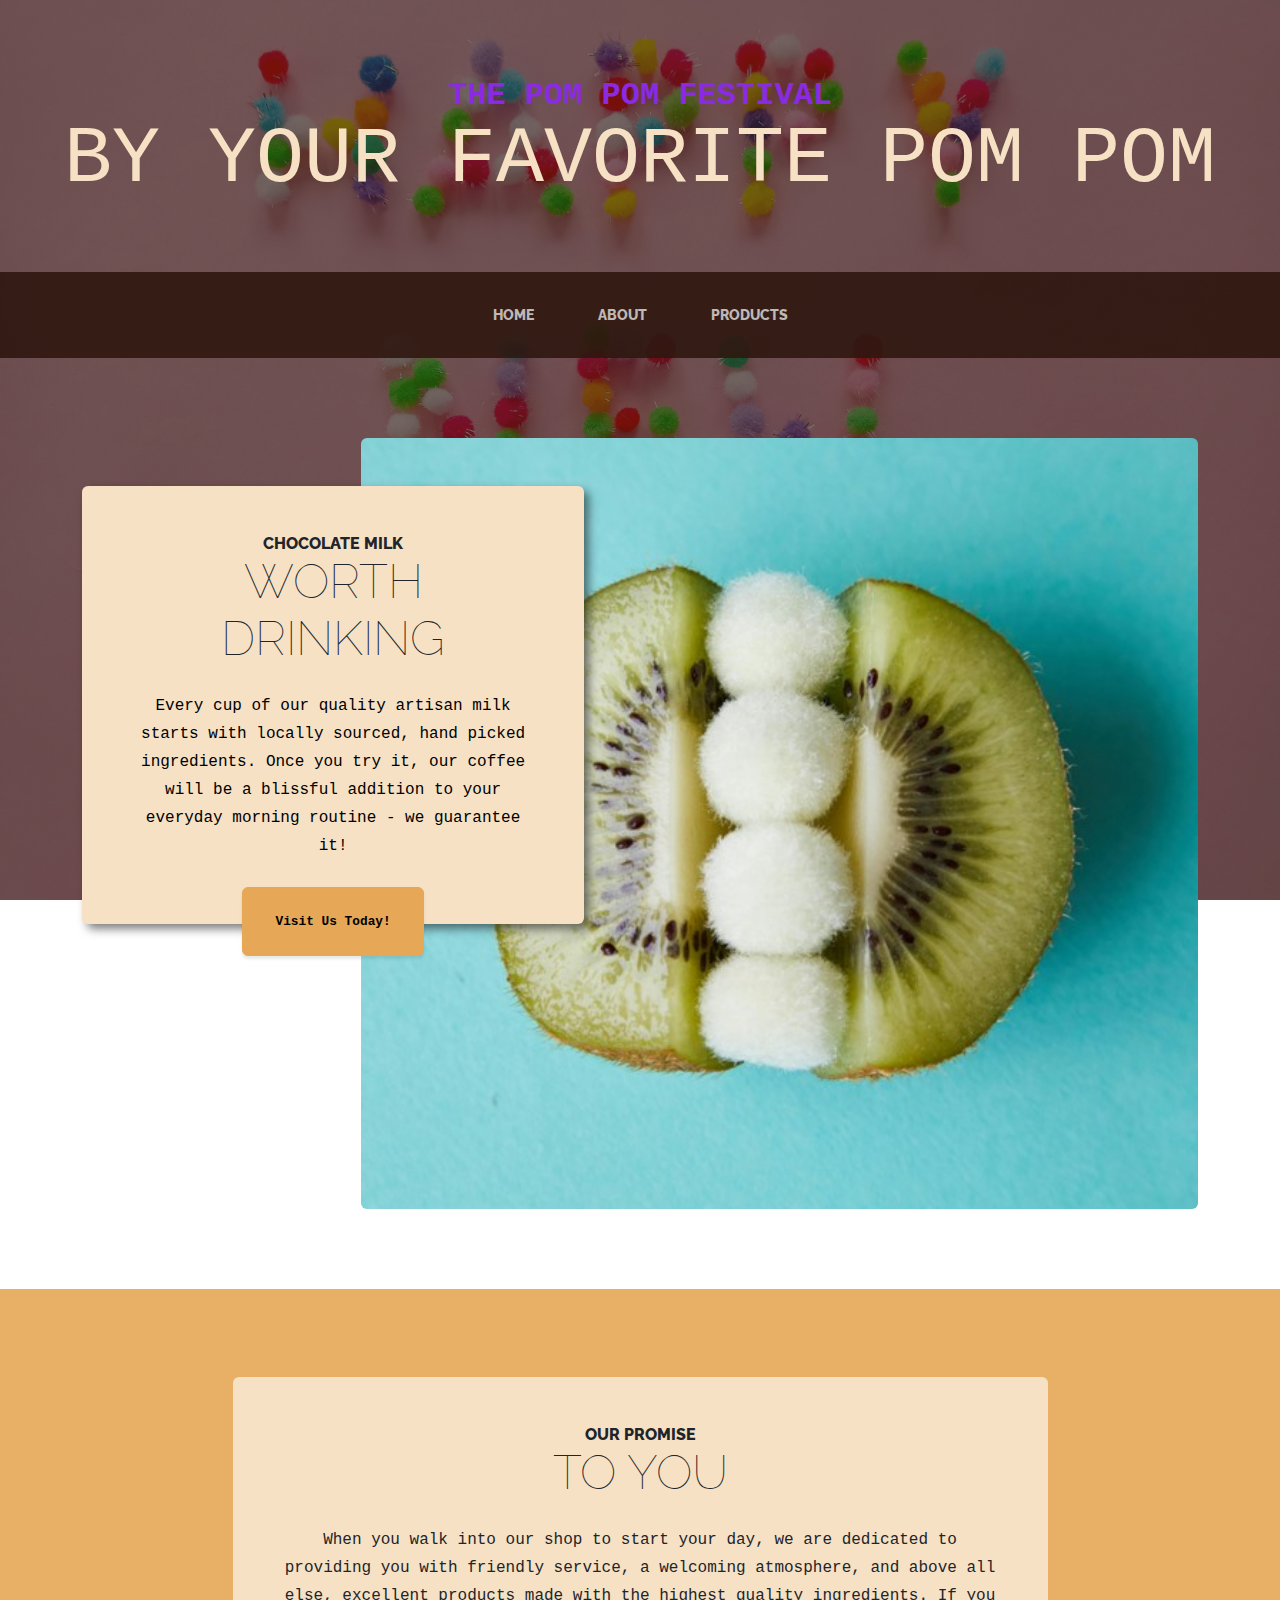
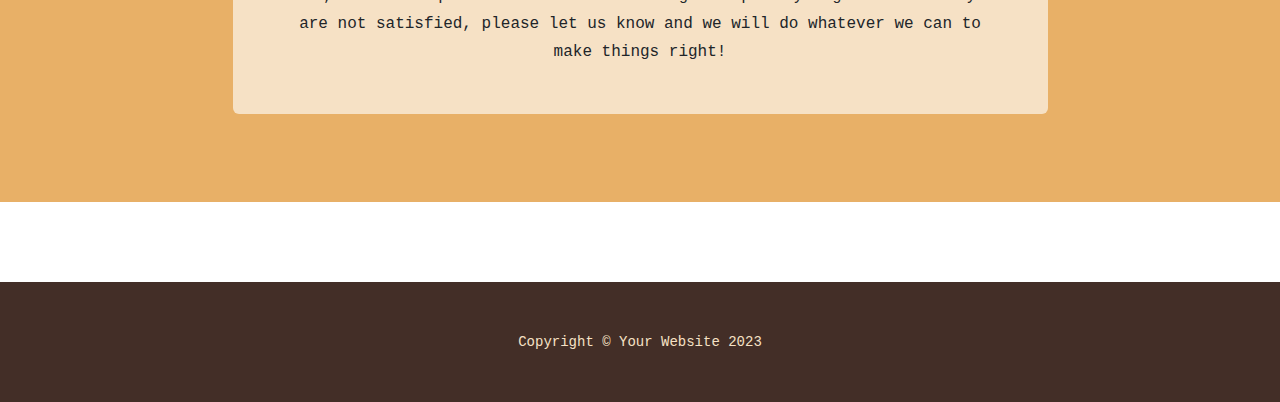
<file: index.html>
<!DOCTYPE html>
<html lang="en">
    <head>
        <meta charset="utf-8" />
        <meta name="viewport" content="width=device-width, initial-scale=1, shrink-to-fit=no" />
        <meta name="description" content="" />
        <meta name="author" content="" />
        <title>Pom Poms </title>
        <link rel="icon" type="image/x-icon" href="assets/favicon.ico" />
        <!-- Google fonts-->
        <link href="https://fonts.googleapis.com/css?family=Raleway:100,100i,200,200i,300,300i,400,400i,500,500i,600,600i,700,700i,800,800i,900,900i" rel="stylesheet" />
        <link href="https://fonts.googleapis.com/css?family=Lora:400,400i,700,700i" rel="stylesheet" />
        <!-- Core theme CSS (includes Bootstrap)-->
        <link href="css/styles.css" rel="stylesheet" />
        <link rel="stylesheet" href="css/mystyles.css">
    </head>
    <body>
        <header>
            <h1 class="site-heading text-center text-faded d-none d-lg-block">
                <span class="site-heading-upper text-primary mb-3">The Pom Pom festival</span>
                <span class="site-heading-lower">by your favorite pom pom</span>
            </h1>
        </header>
        <!-- Navigation-->
        <nav class="navbar navbar-expand-lg navbar-dark py-lg-4" id="mainNav">
            <div class="container">
                <a class="navbar-brand text-uppercase fw-bold d-lg-none" href="index.html">Start Bootstrap</a>
                <button class="navbar-toggler" type="button" data-bs-toggle="collapse" data-bs-target="#navbarSupportedContent" aria-controls="navbarSupportedContent" aria-expanded="false" aria-label="Toggle navigation"><span class="navbar-toggler-icon"></span></button>
                <div class="collapse navbar-collapse" id="navbarSupportedContent">
                    <ul class="navbar-nav mx-auto">
                        <li class="nav-item px-lg-4"><a class="nav-link text-uppercase" href="index.html">Home</a></li>
                        <li class="nav-item px-lg-4"><a class="nav-link text-uppercase" href="Web%20Dev%20IS/index.html">About</a></li>
                        <li class="nav-item px-lg-4"><a class="nav-link text-uppercase" href="products.html">Products</a></li>
                        <!-- <li class="nav-item px-lg-4"><a class="nav-link text-uppercase" href="store.html">Store</a></li> -->
                    </ul>
                </div>
            </div>
        </nav>
        <section class="page-section clearfix">
            <div class="container">
                <div class="intro">
                    <img class="intro-img img-fluid mb-3 mb-lg-0 rounded" src="assets/img/intro.jpg" alt="..." />
                    <div class="intro-text left-0 text-center bg-faded p-5 rounded">
                        <h2 class="section-heading mb-4">
                            <span class="section-heading-upper">Chocolate Milk</span>
                            <span class="section-heading-lower">Worth Drinking</span>
                        </h2>
                        <p class="mb-3 notpurple">Every cup of our quality artisan milk starts with locally sourced, hand picked ingredients. Once you try it, our coffee will be a blissful addition to your everyday morning routine - we guarantee it!</p>
                        <div class="intro-button mx-auto"><a class="btn btn-primary btn-xl" href="#!">Visit Us Today!</a></div>
                    </div>
                </div>
            </div>
        </section>
        <section class="page-section cta">
            <div class="container">
                <div class="row">
                    <div class="col-xl-9 mx-auto">
                        <div class="cta-inner bg-faded text-center rounded">
                            <h2 class="section-heading mb-4">
                                <span class="section-heading-upper">Our Promise</span>
                                <span class="section-heading-lower">To You</span>
                            </h2>
                            <p class="mb-0">When you walk into our shop to start your day, we are dedicated to providing you with friendly service, a welcoming atmosphere, and above all else, excellent products made with the highest quality ingredients. If you are not satisfied, please let us know and we will do whatever we can to make things right!</p>
                        </div>
                    </div>
                </div>
            </div>
        </section>
        <footer class="footer text-faded text-center py-5">
            <div class="container"><p class="m-0 small">Copyright &copy; Your Website 2023</p></div>
        </footer>
        <!-- Bootstrap core JS-->
        <script src="https://cdn.jsdelivr.net/npm/bootstrap@5.2.3/dist/js/bootstrap.bundle.min.js"></script>
        <!-- Core theme JS-->
        <script src="js/scripts.js"></script>
    </body>
</html>
</file>
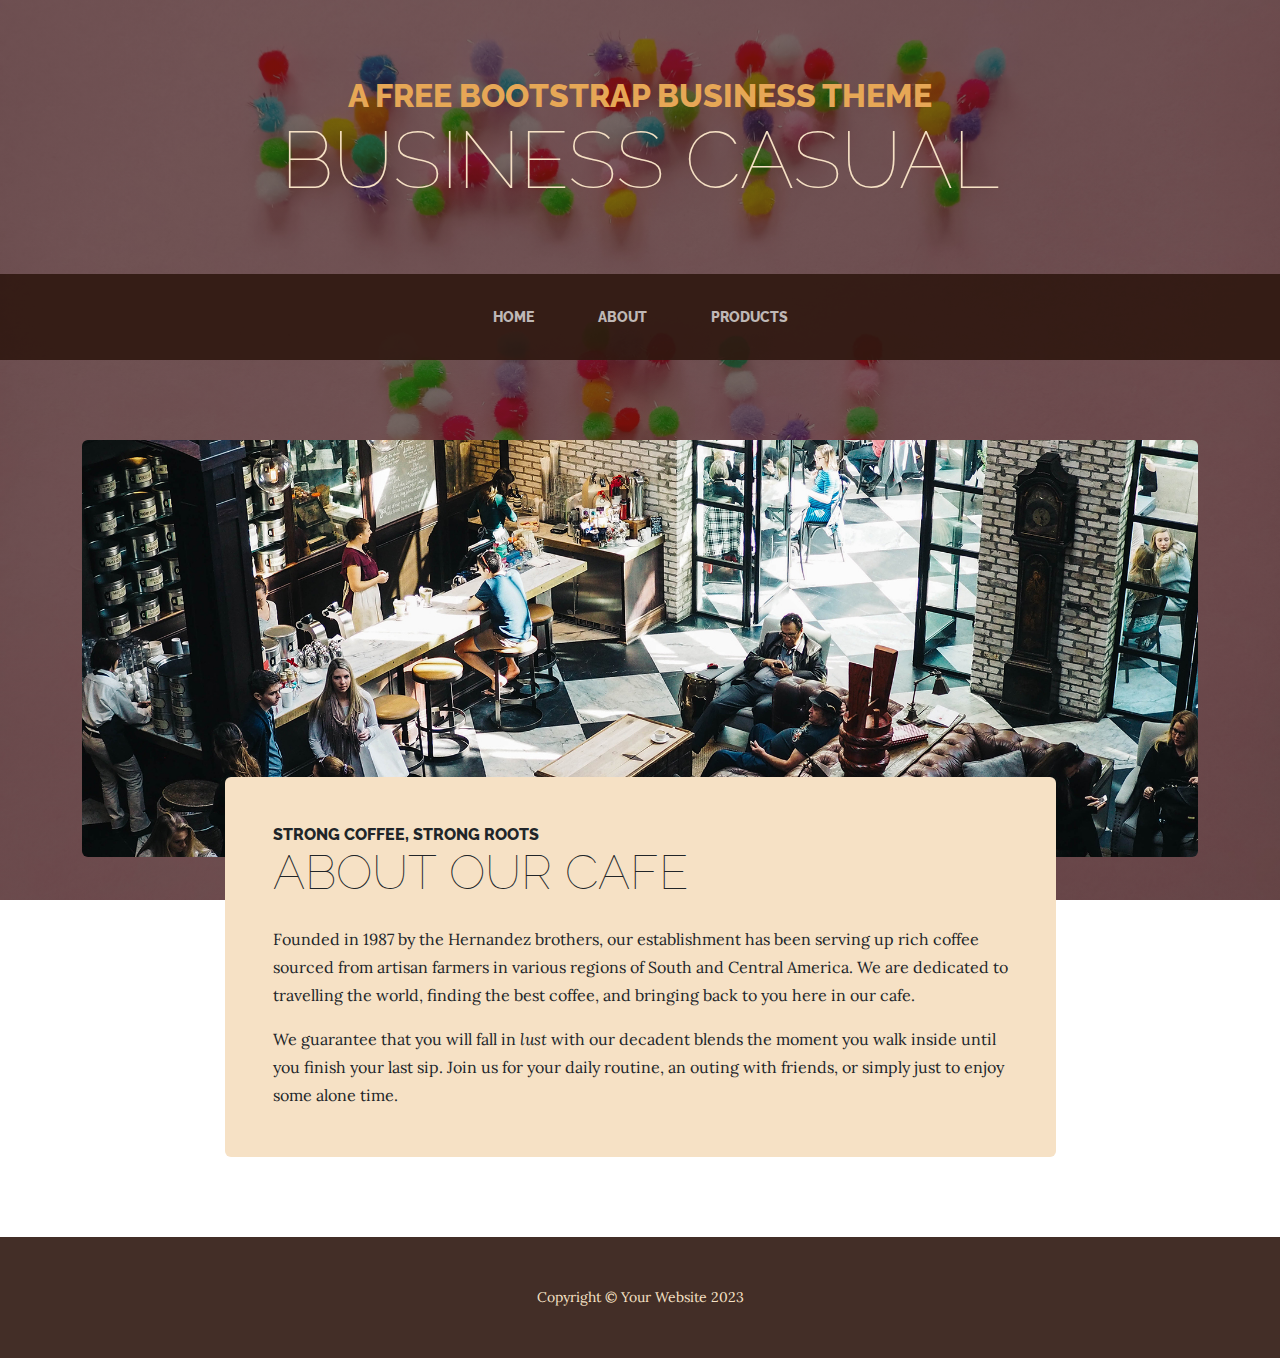
<file: about.html>
<!DOCTYPE html>
<html lang="en">
    <head>
        <meta charset="utf-8" />
        <meta name="viewport" content="width=device-width, initial-scale=1, shrink-to-fit=no" />
        <meta name="description" content="" />
        <meta name="author" content="" />
        <title>Business Casual - Start Bootstrap Theme</title>
        <link rel="icon" type="image/x-icon" href="assets/favicon.ico" />
        <!-- Google fonts-->
        <link href="https://fonts.googleapis.com/css?family=Raleway:100,100i,200,200i,300,300i,400,400i,500,500i,600,600i,700,700i,800,800i,900,900i" rel="stylesheet" />
        <link href="https://fonts.googleapis.com/css?family=Lora:400,400i,700,700i" rel="stylesheet" />
        <!-- Core theme CSS (includes Bootstrap)-->
        <link href="css/styles.css" rel="stylesheet" />
    </head>
    <body>
        <header>
            <h1 class="site-heading text-center text-faded d-none d-lg-block">
                <span class="site-heading-upper text-primary mb-3">A Free Bootstrap Business Theme</span>
                <span class="site-heading-lower">Business Casual</span>
            </h1>
        </header>
        <!-- Navigation-->
        <nav class="navbar navbar-expand-lg navbar-dark py-lg-4" id="mainNav">
            <div class="container">
                <a class="navbar-brand text-uppercase fw-bold d-lg-none" href="index.html">Start Bootstrap</a>
                <button class="navbar-toggler" type="button" data-bs-toggle="collapse" data-bs-target="#navbarSupportedContent" aria-controls="navbarSupportedContent" aria-expanded="false" aria-label="Toggle navigation"><span class="navbar-toggler-icon"></span></button>
                <div class="collapse navbar-collapse" id="navbarSupportedContent">
                    <ul class="navbar-nav mx-auto">
                        <li class="nav-item px-lg-4"><a class="nav-link text-uppercase" href="index.html">Home</a></li>
                        <li class="nav-item px-lg-4"><a class="nav-link text-uppercase" href="about.html">About</a></li>
                        <li class="nav-item px-lg-4"><a class="nav-link text-uppercase" href="products.html">Products</a></li>
                        <!-- <li class="nav-item px-lg-4"><a class="nav-link text-uppercase" href="store.html">Store</a></li> -->
                    </ul>
                </div>
            </div>
        </nav>
        <section class="page-section about-heading">
            <div class="container">
                <img class="img-fluid rounded about-heading-img mb-3 mb-lg-0" src="assets/img/about.jpg" alt="..." />
                <div class="about-heading-content">
                    <div class="row">
                        <div class="col-xl-9 col-lg-10 mx-auto">
                            <div class="bg-faded rounded p-5">
                                <h2 class="section-heading mb-4">
                                    <span class="section-heading-upper">Strong Coffee, Strong Roots</span>
                                    <span class="section-heading-lower">About Our Cafe</span>
                                </h2>
                                <p>Founded in 1987 by the Hernandez brothers, our establishment has been serving up rich coffee sourced from artisan farmers in various regions of South and Central America. We are dedicated to travelling the world, finding the best coffee, and bringing back to you here in our cafe.</p>
                                <p class="mb-0">
                                    We guarantee that you will fall in
                                    <em>lust</em>
                                    with our decadent blends the moment you walk inside until you finish your last sip. Join us for your daily routine, an outing with friends, or simply just to enjoy some alone time.
                                </p>
                            </div>
                        </div>
                    </div>
                </div>
            </div>
        </section>
        <footer class="footer text-faded text-center py-5">
            <div class="container"><p class="m-0 small">Copyright &copy; Your Website 2023</p></div>
        </footer>
        <!-- Bootstrap core JS-->
        <script src="https://cdn.jsdelivr.net/npm/bootstrap@5.2.3/dist/js/bootstrap.bundle.min.js"></script>
        <!-- Core theme JS-->
        <script src="js/scripts.js"></script>
    </body>
</html>
</file>
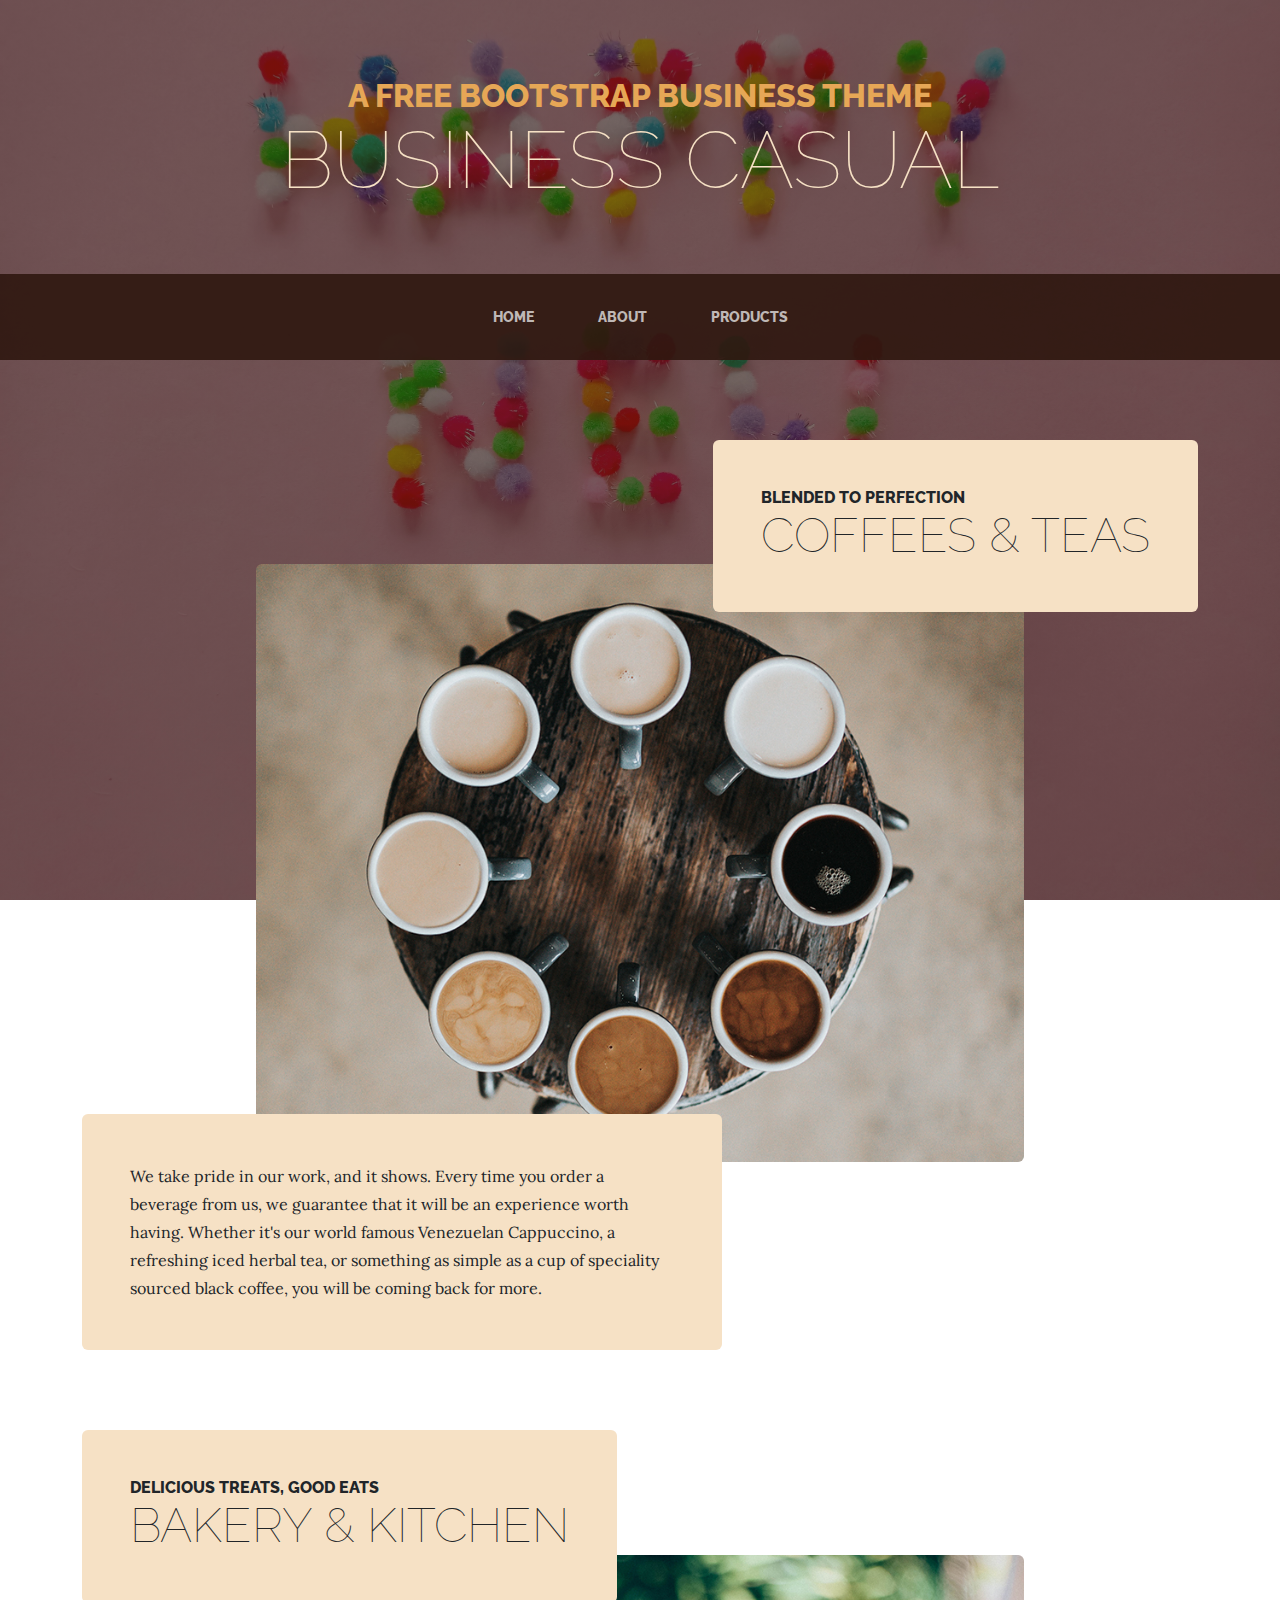
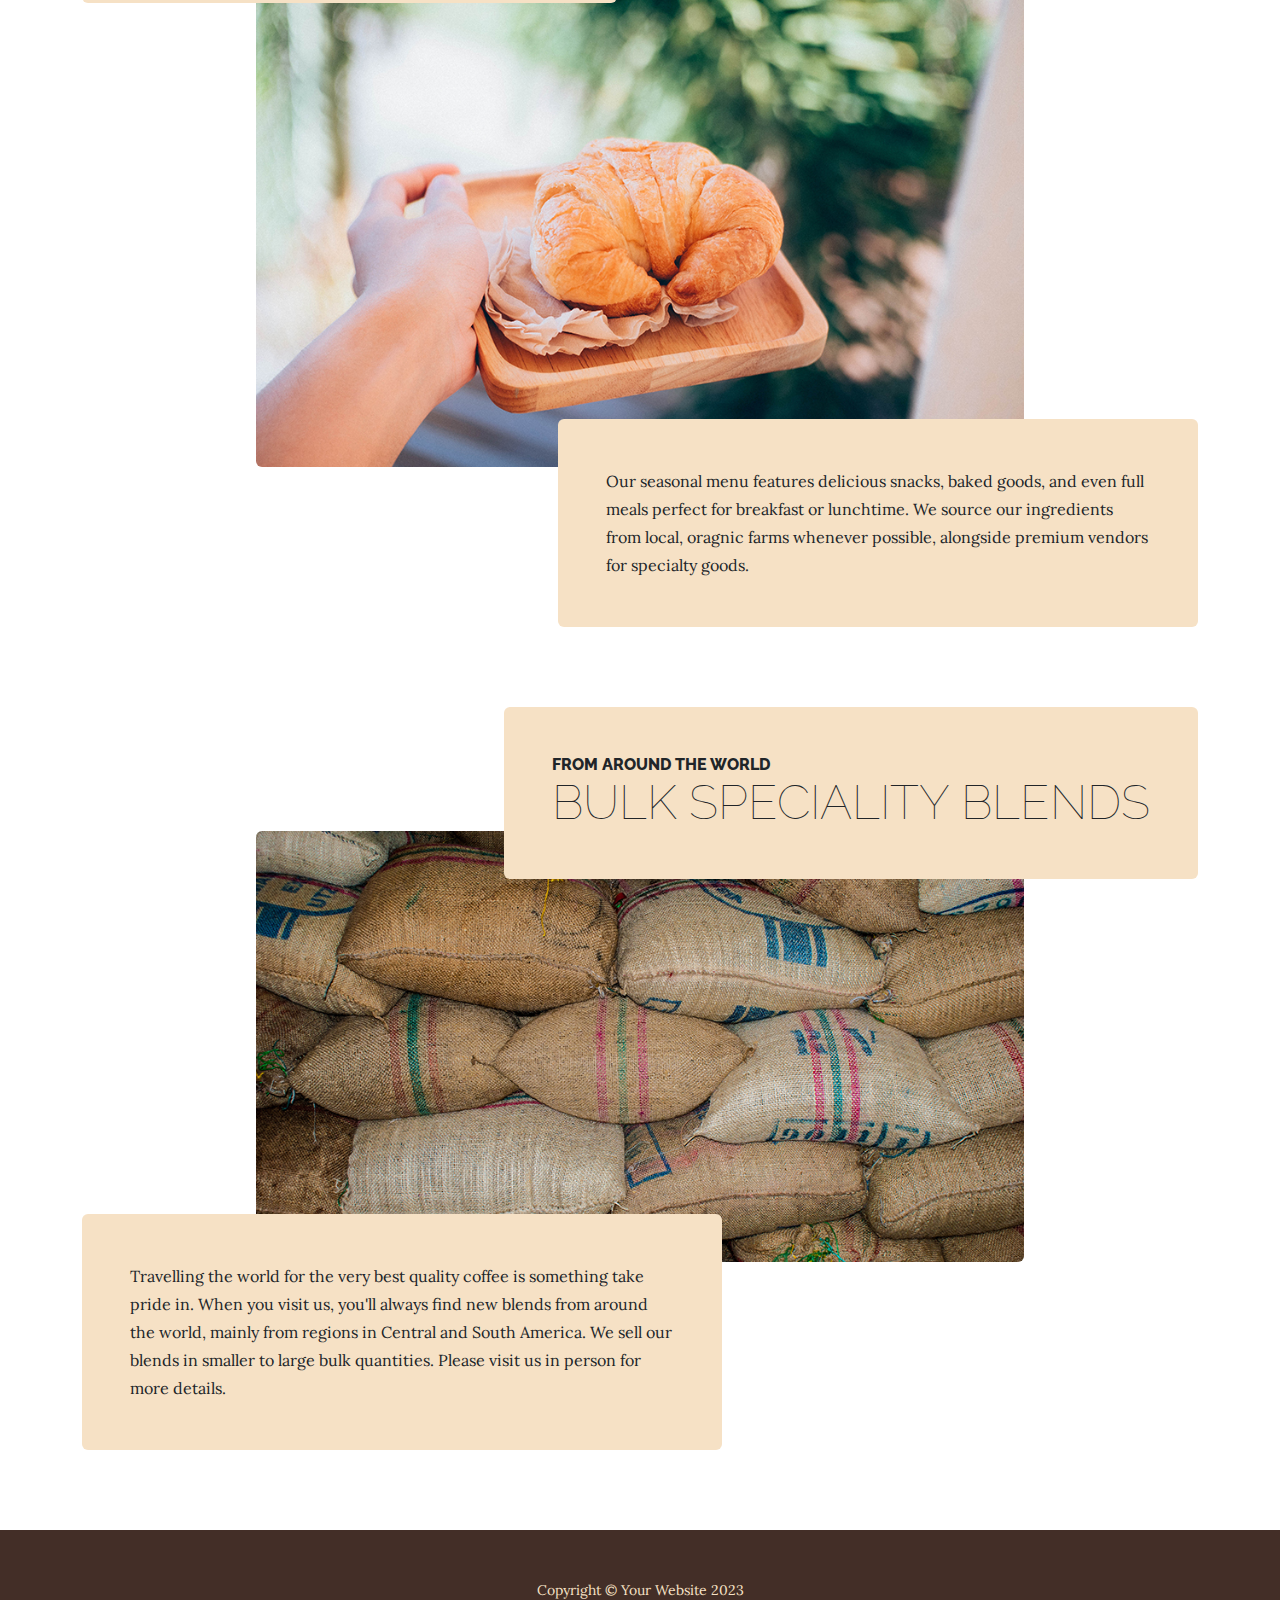
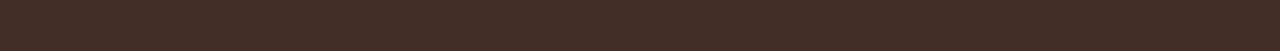
<file: products.html>
<!DOCTYPE html>
<html lang="en">
    <head>
        <meta charset="utf-8" />
        <meta name="viewport" content="width=device-width, initial-scale=1, shrink-to-fit=no" />
        <meta name="description" content="" />
        <meta name="author" content="" />
        <title>Business Casual - Start Bootstrap Theme</title>
        <link rel="icon" type="image/x-icon" href="assets/favicon.ico" />
        <!-- Google fonts-->
        <link href="https://fonts.googleapis.com/css?family=Raleway:100,100i,200,200i,300,300i,400,400i,500,500i,600,600i,700,700i,800,800i,900,900i" rel="stylesheet" />
        <link href="https://fonts.googleapis.com/css?family=Lora:400,400i,700,700i" rel="stylesheet" />
        <!-- Core theme CSS (includes Bootstrap)-->
        <link href="css/styles.css" rel="stylesheet" />
    </head>
    <body>
        <header>
            <h1 class="site-heading text-center text-faded d-none d-lg-block">
                <span class="site-heading-upper text-primary mb-3">A Free Bootstrap Business Theme</span>
                <span class="site-heading-lower">Business Casual</span>
            </h1>
        </header>
        <!-- Navigation-->
        <nav class="navbar navbar-expand-lg navbar-dark py-lg-4" id="mainNav">
            <div class="container">
                <a class="navbar-brand text-uppercase fw-bold d-lg-none" href="index.html">Start Bootstrap</a>
                <button class="navbar-toggler" type="button" data-bs-toggle="collapse" data-bs-target="#navbarSupportedContent" aria-controls="navbarSupportedContent" aria-expanded="false" aria-label="Toggle navigation"><span class="navbar-toggler-icon"></span></button>
                <div class="collapse navbar-collapse" id="navbarSupportedContent">
                    <ul class="navbar-nav mx-auto">
                        <li class="nav-item px-lg-4"><a class="nav-link text-uppercase" href="index.html">Home</a></li>
                        <li class="nav-item px-lg-4"><a class="nav-link text-uppercase" href="about.html">About</a></li>
                        <li class="nav-item px-lg-4"><a class="nav-link text-uppercase" href="products.html">Products</a></li>
                        <!-- <li class="nav-item px-lg-4"><a class="nav-link text-uppercase" href="store.html">Store</a></li> -->
                    </ul>
                </div>
            </div>
        </nav>
        <section class="page-section">
            <div class="container">
                <div class="product-item">
                    <div class="product-item-title d-flex">
                        <div class="bg-faded p-5 d-flex ms-auto rounded">
                            <h2 class="section-heading mb-0">
                                <span class="section-heading-upper">Blended to Perfection</span>
                                <span class="section-heading-lower">Coffees & Teas</span>
                            </h2>
                        </div>
                    </div>
                    <img class="product-item-img mx-auto d-flex rounded img-fluid mb-3 mb-lg-0" src="assets/img/products-01.jpg" alt="..." />
                    <div class="product-item-description d-flex me-auto">
                        <div class="bg-faded p-5 rounded"><p class="mb-0">We take pride in our work, and it shows. Every time you order a beverage from us, we guarantee that it will be an experience worth having. Whether it's our world famous Venezuelan Cappuccino, a refreshing iced herbal tea, or something as simple as a cup of speciality sourced black coffee, you will be coming back for more.</p></div>
                    </div>
                </div>
            </div>
        </section>
        <section class="page-section">
            <div class="container">
                <div class="product-item">
                    <div class="product-item-title d-flex">
                        <div class="bg-faded p-5 d-flex me-auto rounded">
                            <h2 class="section-heading mb-0">
                                <span class="section-heading-upper">Delicious Treats, Good Eats</span>
                                <span class="section-heading-lower">Bakery & Kitchen</span>
                            </h2>
                        </div>
                    </div>
                    <img class="product-item-img mx-auto d-flex rounded img-fluid mb-3 mb-lg-0" src="assets/img/products-02.jpg" alt="..." />
                    <div class="product-item-description d-flex ms-auto">
                        <div class="bg-faded p-5 rounded"><p class="mb-0">Our seasonal menu features delicious snacks, baked goods, and even full meals perfect for breakfast or lunchtime. We source our ingredients from local, oragnic farms whenever possible, alongside premium vendors for specialty goods.</p></div>
                    </div>
                </div>
            </div>
        </section>
        <section class="page-section">
            <div class="container">
                <div class="product-item">
                    <div class="product-item-title d-flex">
                        <div class="bg-faded p-5 d-flex ms-auto rounded">
                            <h2 class="section-heading mb-0">
                                <span class="section-heading-upper">From Around the World</span>
                                <span class="section-heading-lower">Bulk Speciality Blends</span>
                            </h2>
                        </div>
                    </div>
                    <img class="product-item-img mx-auto d-flex rounded img-fluid mb-3 mb-lg-0" src="assets/img/products-03.jpg" alt="..." />
                    <div class="product-item-description d-flex me-auto">
                        <div class="bg-faded p-5 rounded"><p class="mb-0">Travelling the world for the very best quality coffee is something take pride in. When you visit us, you'll always find new blends from around the world, mainly from regions in Central and South America. We sell our blends in smaller to large bulk quantities. Please visit us in person for more details.</p></div>
                    </div>
                </div>
            </div>
        </section>
        <footer class="footer text-faded text-center py-5">
            <div class="container"><p class="m-0 small">Copyright &copy; Your Website 2023</p></div>
        </footer>
        <!-- Bootstrap core JS-->
        <script src="https://cdn.jsdelivr.net/npm/bootstrap@5.2.3/dist/js/bootstrap.bundle.min.js"></script>
        <!-- Core theme JS-->
        <script src="js/scripts.js"></script>
    </body>
</html>
</file>
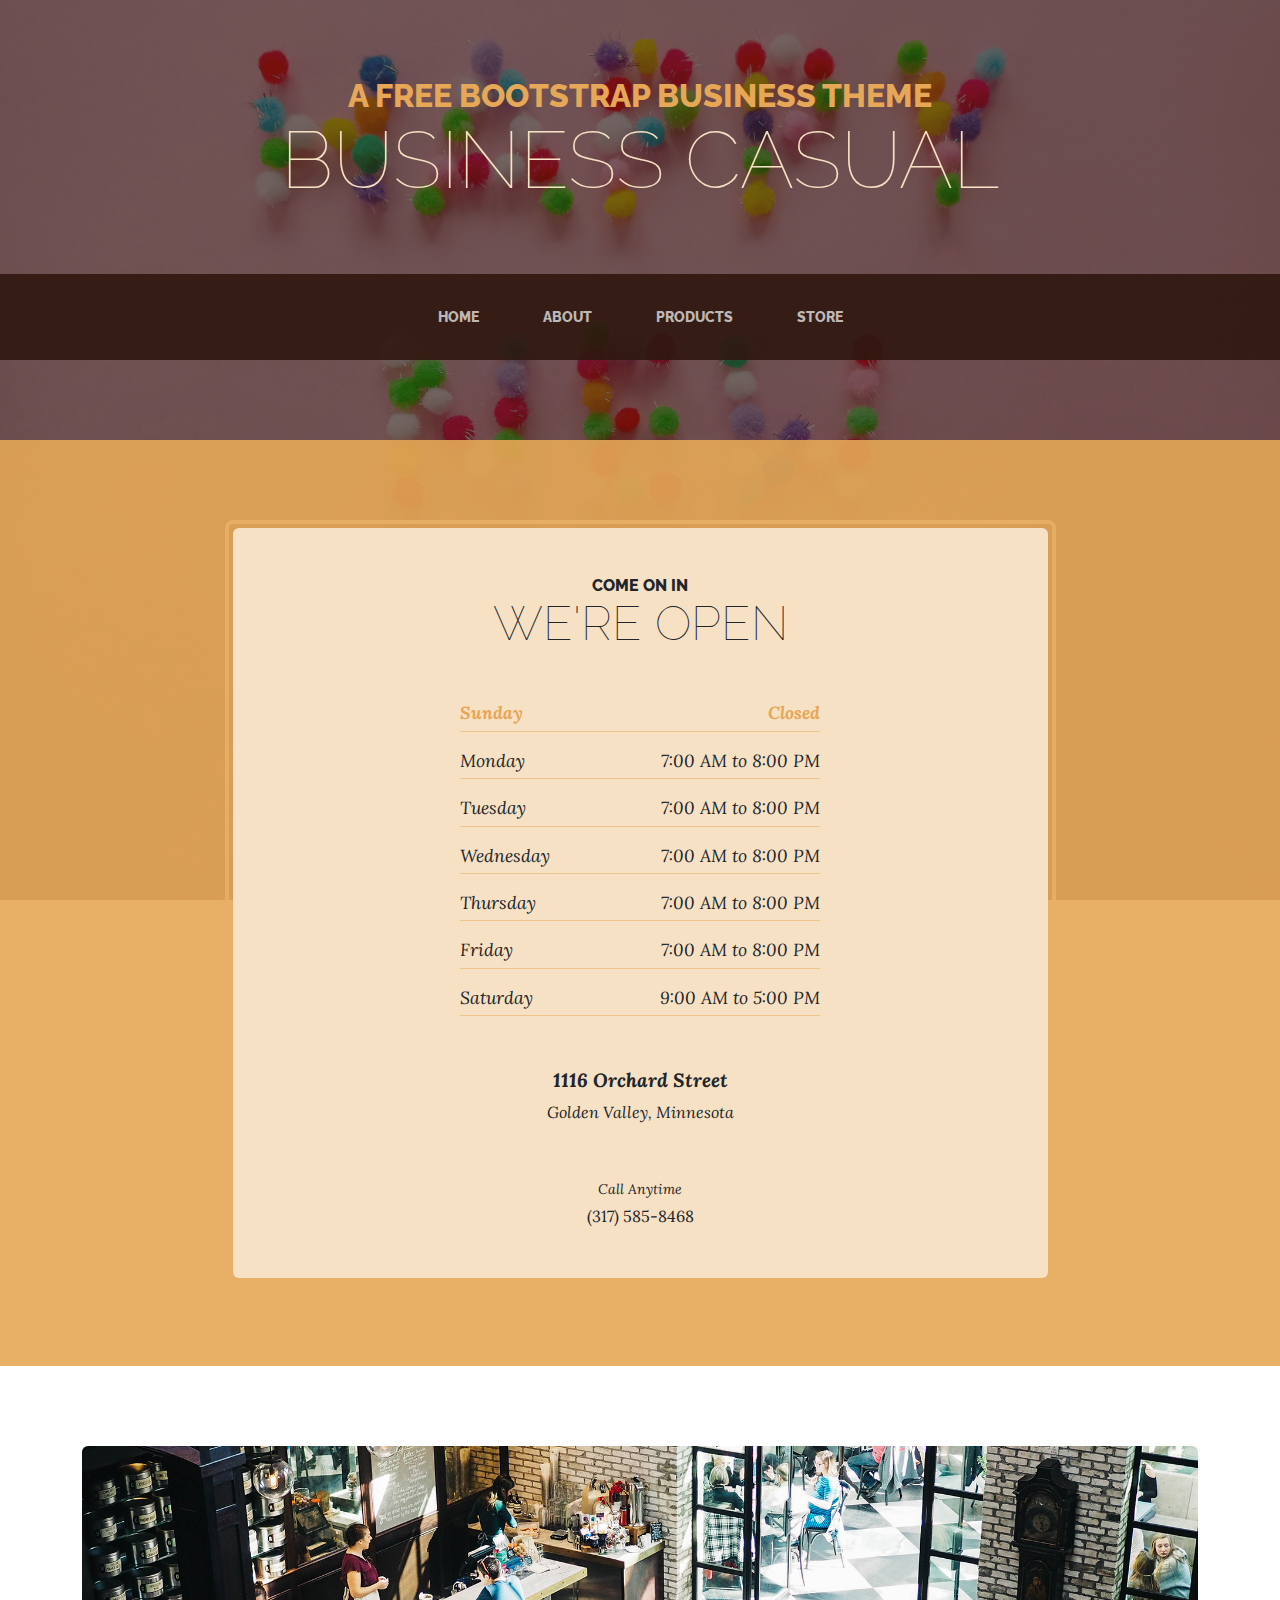
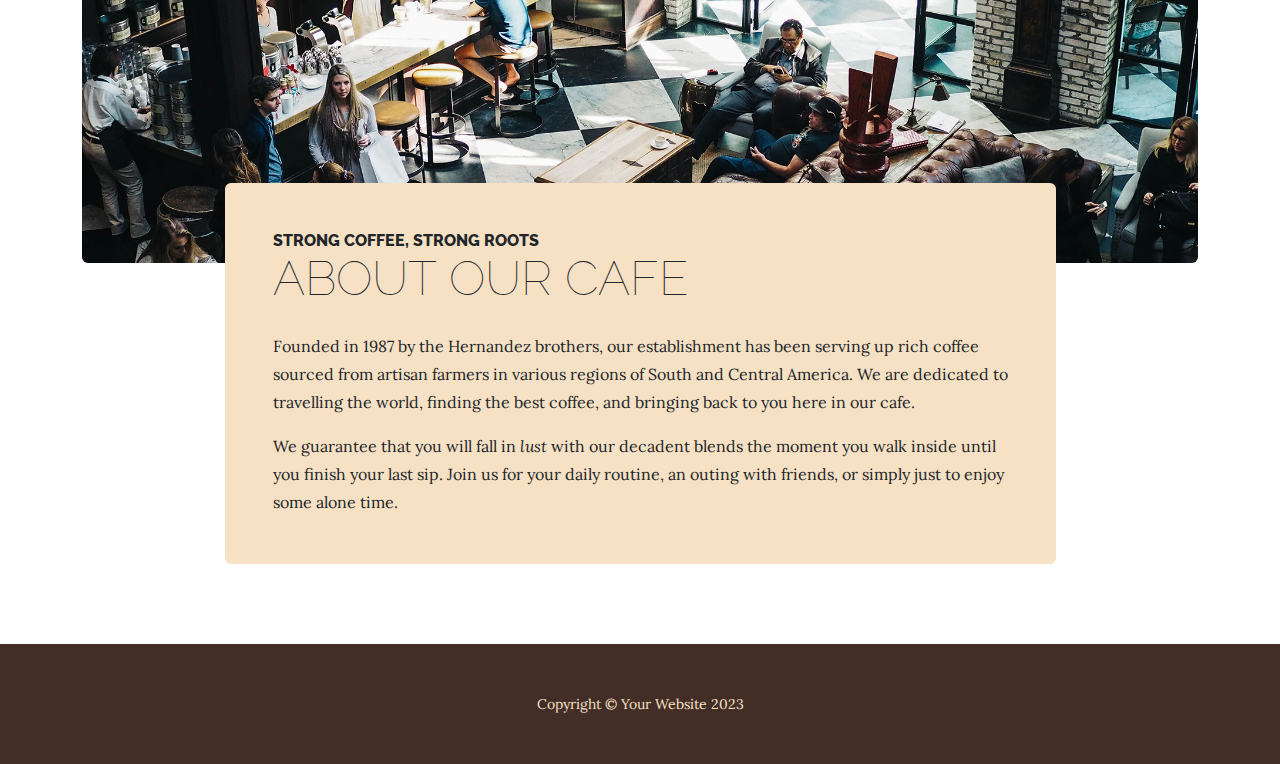
<file: store.html>
<!DOCTYPE html>
<html lang="en">
    <head>
        <meta charset="utf-8" />
        <meta name="viewport" content="width=device-width, initial-scale=1, shrink-to-fit=no" />
        <meta name="description" content="" />
        <meta name="author" content="" />
        <title>Business Casual - Start Bootstrap Theme</title>
        <link rel="icon" type="image/x-icon" href="assets/favicon.ico" />
        <!-- Google fonts-->
        <link href="https://fonts.googleapis.com/css?family=Raleway:100,100i,200,200i,300,300i,400,400i,500,500i,600,600i,700,700i,800,800i,900,900i" rel="stylesheet" />
        <link href="https://fonts.googleapis.com/css?family=Lora:400,400i,700,700i" rel="stylesheet" />
        <!-- Core theme CSS (includes Bootstrap)-->
        <link href="css/styles.css" rel="stylesheet" />
    </head>
    <body>
        <header>
            <h1 class="site-heading text-center text-faded d-none d-lg-block">
                <span class="site-heading-upper text-primary mb-3">A Free Bootstrap Business Theme</span>
                <span class="site-heading-lower">Business Casual</span>
            </h1>
        </header>
        <!-- Navigation-->
        <nav class="navbar navbar-expand-lg navbar-dark py-lg-4" id="mainNav">
            <div class="container">
                <a class="navbar-brand text-uppercase fw-bold d-lg-none" href="index.html">Start Bootstrap</a>
                <button class="navbar-toggler" type="button" data-bs-toggle="collapse" data-bs-target="#navbarSupportedContent" aria-controls="navbarSupportedContent" aria-expanded="false" aria-label="Toggle navigation"><span class="navbar-toggler-icon"></span></button>
                <div class="collapse navbar-collapse" id="navbarSupportedContent">
                    <ul class="navbar-nav mx-auto">
                        <li class="nav-item px-lg-4"><a class="nav-link text-uppercase" href="index.html">Home</a></li>
                        <li class="nav-item px-lg-4"><a class="nav-link text-uppercase" href="about.html">About</a></li>
                        <li class="nav-item px-lg-4"><a class="nav-link text-uppercase" href="products.html">Products</a></li>
                        <li class="nav-item px-lg-4"><a class="nav-link text-uppercase" href="store.html">Store</a></li>
                    </ul>
                </div>
            </div>
        </nav>
        <section class="page-section cta">
            <div class="container">
                <div class="row">
                    <div class="col-xl-9 mx-auto">
                        <div class="cta-inner bg-faded text-center rounded">
                            <h2 class="section-heading mb-5">
                                <span class="section-heading-upper">Come On In</span>
                                <span class="section-heading-lower">We're Open</span>
                            </h2>
                            <ul class="list-unstyled list-hours mb-5 text-left mx-auto">
                                <li class="list-unstyled-item list-hours-item d-flex">
                                    Sunday
                                    <span class="ms-auto">Closed</span>
                                </li>
                                <li class="list-unstyled-item list-hours-item d-flex">
                                    Monday
                                    <span class="ms-auto">7:00 AM to 8:00 PM</span>
                                </li>
                                <li class="list-unstyled-item list-hours-item d-flex">
                                    Tuesday
                                    <span class="ms-auto">7:00 AM to 8:00 PM</span>
                                </li>
                                <li class="list-unstyled-item list-hours-item d-flex">
                                    Wednesday
                                    <span class="ms-auto">7:00 AM to 8:00 PM</span>
                                </li>
                                <li class="list-unstyled-item list-hours-item d-flex">
                                    Thursday
                                    <span class="ms-auto">7:00 AM to 8:00 PM</span>
                                </li>
                                <li class="list-unstyled-item list-hours-item d-flex">
                                    Friday
                                    <span class="ms-auto">7:00 AM to 8:00 PM</span>
                                </li>
                                <li class="list-unstyled-item list-hours-item d-flex">
                                    Saturday
                                    <span class="ms-auto">9:00 AM to 5:00 PM</span>
                                </li>
                            </ul>
                            <p class="address mb-5">
                                <em>
                                    <strong>1116 Orchard Street</strong>
                                    <br />
                                    Golden Valley, Minnesota
                                </em>
                            </p>
                            <p class="mb-0">
                                <small><em>Call Anytime</em></small>
                                <br />
                                (317) 585-8468
                            </p>
                        </div>
                    </div>
                </div>
            </div>
        </section>
        <section class="page-section about-heading">
            <div class="container">
                <img class="img-fluid rounded about-heading-img mb-3 mb-lg-0" src="assets/img/about.jpg" alt="..." />
                <div class="about-heading-content">
                    <div class="row">
                        <div class="col-xl-9 col-lg-10 mx-auto">
                            <div class="bg-faded rounded p-5">
                                <h2 class="section-heading mb-4">
                                    <span class="section-heading-upper">Strong Coffee, Strong Roots</span>
                                    <span class="section-heading-lower">About Our Cafe</span>
                                </h2>
                                <p>Founded in 1987 by the Hernandez brothers, our establishment has been serving up rich coffee sourced from artisan farmers in various regions of South and Central America. We are dedicated to travelling the world, finding the best coffee, and bringing back to you here in our cafe.</p>
                                <p class="mb-0">
                                    We guarantee that you will fall in
                                    <em>lust</em>
                                    with our decadent blends the moment you walk inside until you finish your last sip. Join us for your daily routine, an outing with friends, or simply just to enjoy some alone time.
                                </p>
                            </div>
                        </div>
                    </div>
                </div>
            </div>
        </section>
        <footer class="footer text-faded text-center py-5">
            <div class="container"><p class="m-0 small">Copyright &copy; Your Website 2023</p></div>
        </footer>
        <!-- Bootstrap core JS-->
        <script src="https://cdn.jsdelivr.net/npm/bootstrap@5.2.3/dist/js/bootstrap.bundle.min.js"></script>
        <!-- Core theme JS-->
        <script src="js/scripts.js"></script>
    </body>
</html>
</file>
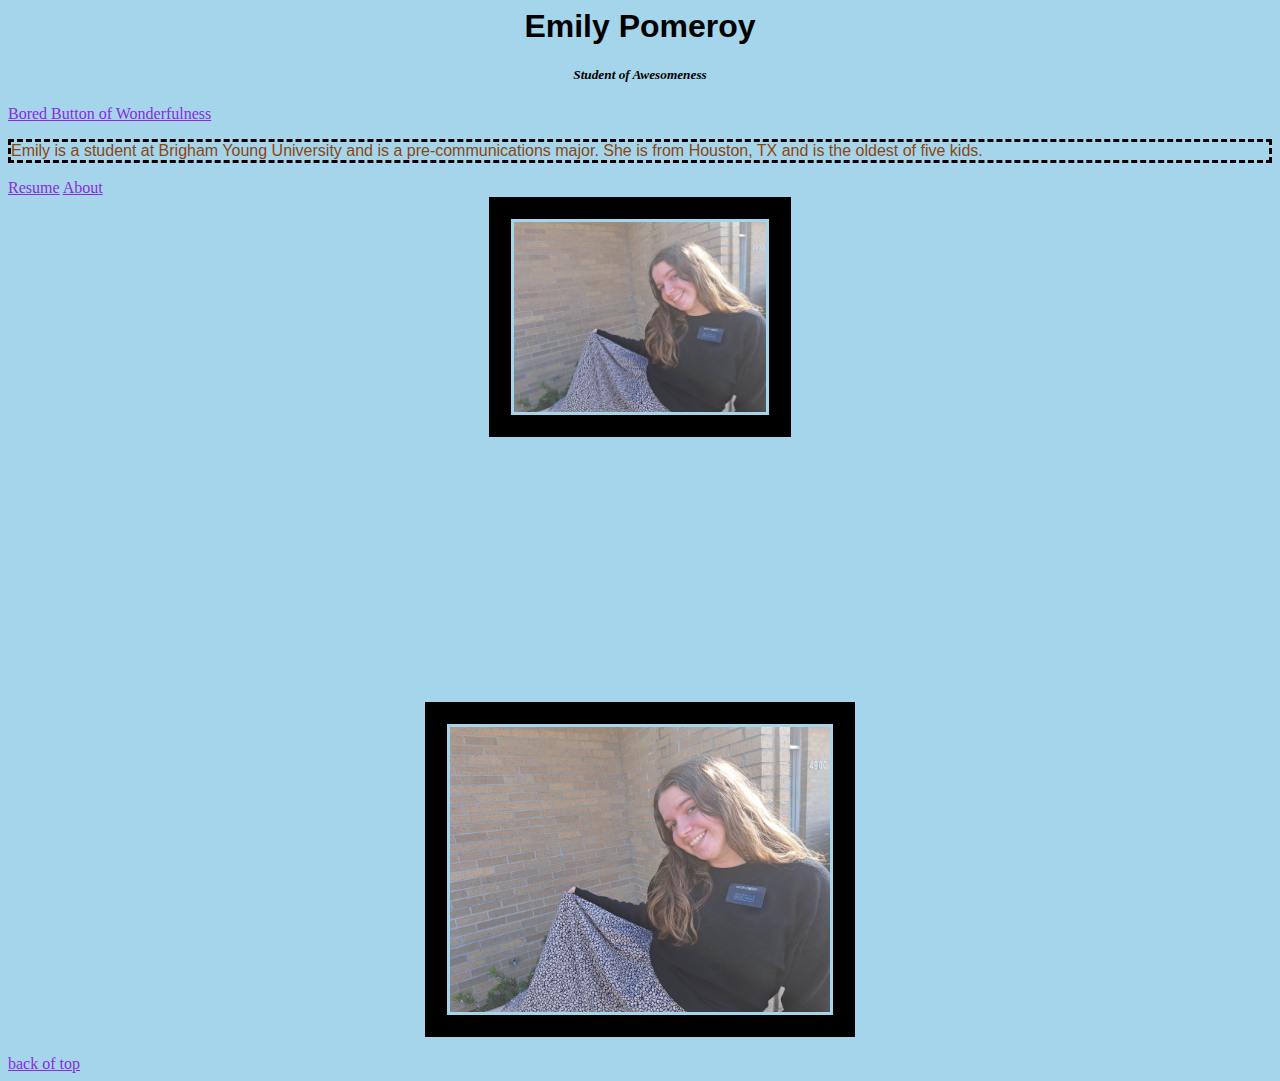
<file: Web Dev IS/index.html.html>
<html>
<head>
<title>My First Webpage</title>
<link rel="stylesheet" href="css/styles.css"> 
</head>
<body>
    <h1 id="top"> Emily Pomeroy </h1>
    <h5>Student of Awesomeness</h5>
    <a href="https://www.boredbutton.com/" 
    target="_blank" >Bored Button of Wonderfulness</a>
    <p class="rizz">Emily is a student at Brigham Young University and is a pre-communications major. She is from Houston, TX and is the oldest of five kids.</p>
    <a href="html/resume.html.html">Resume</a> <!--links from one page to the next-->
    <a href="html/about.html.html">About</a>
    <br>
    <a href="https://www.youtube.com/embed/xvFZjo5PgG0?si=-ZifeRm2THrSUoHW" target="_blank">
        <img src="img/missionary.jpg" alt="pic pt 2" width="20%"> 
    </a>
    <iframe width="50%" height="30%" src="https://www.youtube.com/embed/xvFZjo5PgG0?si=-ZifeRm2THrSUoHW" title="YouTube video player" frameborder="0" allow="accelerometer; autoplay; clipboard-write; encrypted-media; gyroscope; picture-in-picture; web-share" referrerpolicy="strict-origin-when-cross-origin" allowfullscreen></iframe>
    <br>
    <img src="img/missionary.jpg" alt="picture of me" width="30%">
    <br>
    <a href="#top">back of top</a>
</body>

</html>
</file>
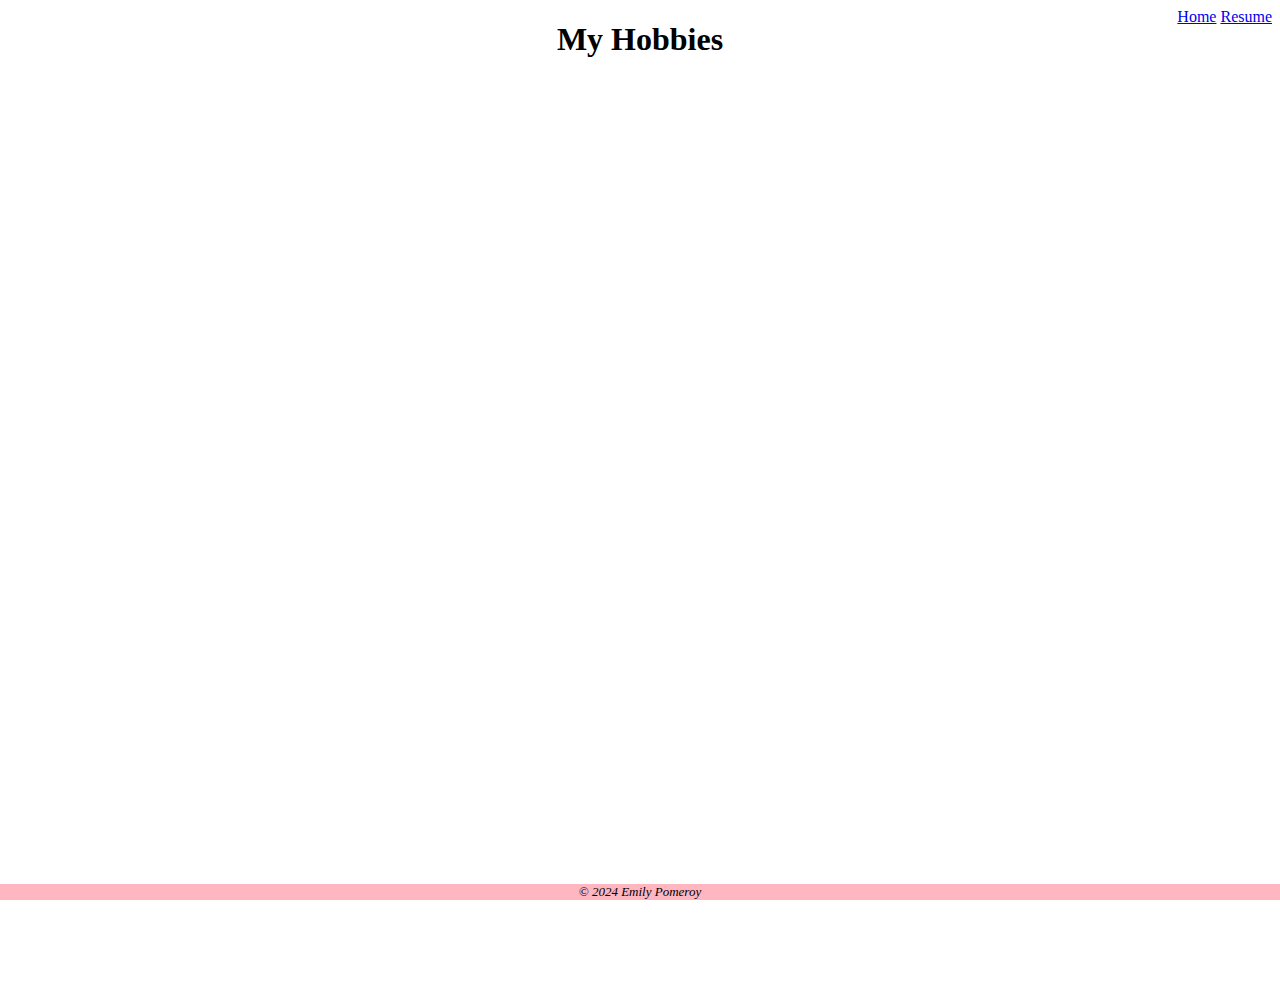
<file: Web Dev IS/html/about.html.html>
<!DOCTYPE html>
<html lang="en">
<head>
    <meta charset="UTF-8">
    <meta name="viewport" content="width=device-width, initial-scale=1.0">
    <title>About</title>
    <link rel="stylesheet" href="../css/divstyles.css"> <!--../ takes you up a folder /folder name-->
</head>
<body>
    <div class="common top">
        <h1>My Hobbies</h1>
    </div>
    <div class="common content">
        <div class='tableauPlaceholder' id='viz1712173169862' style='position: relative'><noscript><a href='#'><img alt='Who Wore it Better? ' src='https:&#47;&#47;public.tableau.com&#47;static&#47;images&#47;Wh&#47;WhoWoreitBetter&#47;WhoWoreitBetter&#47;1_rss.png' style='border: none' /></a></noscript><object class='tableauViz'  style='display:none;'><param name='host_url' value='https%3A%2F%2Fpublic.tableau.com%2F' /> <param name='embed_code_version' value='3' /> <param name='site_root' value='' /><param name='name' value='WhoWoreitBetter&#47;WhoWoreitBetter' /><param name='tabs' value='no' /><param name='toolbar' value='yes' /><param name='static_image' value='https:&#47;&#47;public.tableau.com&#47;static&#47;images&#47;Wh&#47;WhoWoreitBetter&#47;WhoWoreitBetter&#47;1.png' /> <param name='animate_transition' value='yes' /><param name='display_static_image' value='yes' /><param name='display_spinner' value='yes' /><param name='display_overlay' value='yes' /><param name='display_count' value='yes' /><param name='language' value='en-US' /></object></div>                <script type='text/javascript'>                    var divElement = document.getElementById('viz1712173169862');                    var vizElement = divElement.getElementsByTagName('object')[0];                    vizElement.style.width='6000px';vizElement.style.height='927px';                    var scriptElement = document.createElement('script');                    scriptElement.src = 'https://public.tableau.com/javascripts/api/viz_v1.js';                    vizElement.parentNode.insertBefore(scriptElement, vizElement);                </script>
    </div>
    
    <div class="common bottom">&copy; 2024 Emily Pomeroy</div>
    <div class="nav">
        <a href="../index.html.html">Home</a>
        <a href="resume.html">Resume</a>
    </div>
</body>
</html>
</file>
<file: css/mystyles.css>
body{
    font-family: 'Courier New', Courier, monospace;
}
.site-heading-lower{
    font-family: 'Courier New', Courier, monospace;
}
.mb-3{
    font-family: 'Courier New', Courier, monospace;
    color: blueviolet !important;
}
.notpurple{
    color: black !important; /*override an override, want certain text black but the other is still purple*/
}
.intro-text{
    box-shadow: 5px 5px 10px rgba(0,0,0,0.5); /*use this to make a shadow*/
}
</file>
<file: Web Dev IS/css/styles.css>
body{
    background-color: rgb(164, 213, 234); /*text color*/ 
    color: black;
    font-family: Georgia, 'Times New Roman', Times, serif;
}
h1{
    font-family: 'Franklin Gothic Medium', 'Arial Narrow', Arial, sans-serif;
    text-align: center;
}
h5{
    text-align: center;
    font-style: italic;

}
a{
    color: blueviolet;
}
a:visited{
    color: midnightblue;
}
img{
    border: 22px solid rgb(0, 0, 0);
    padding: 3px; /*padding is blank space between an image and the border*/
    margin: 5px;
    display: block;
    margin: auto; /*how to center things, use both display and margin*/
}
.rizz{
    text-decoration: dashed;
    color: saddlebrown;
    font-family: Impact, Haettenschweiler, 'Arial Narrow Bold', sans-serif;
    border: dashed black 3px;
}
li{
    text-decoration: overline;
}
</file>
<file: Web Dev IS/css/divstyles.css>
/*positioning styles*/
.common{
    position: absolute;
   /* border: 5px solid black;
    background-color: bisque;*/
}
.bottom{
    position: fixed;
    bottom: 0px;
    left: 0px;
    right: 0px;
    text-align: center;
    font-style: italic;
    font-size: small;
    background-color: lightpink;
}
.top{
    top: 0px;
    left: 0px;
    right: 0px;
    text-align: center;
}
.content{
    top: 100px;
    left: 0px;
    right: 0px;
    height: 100%;
}
.nav{
    position: relative;
    float: right;
    z-index: 1; /*z index shows layers*/
}
</file>
